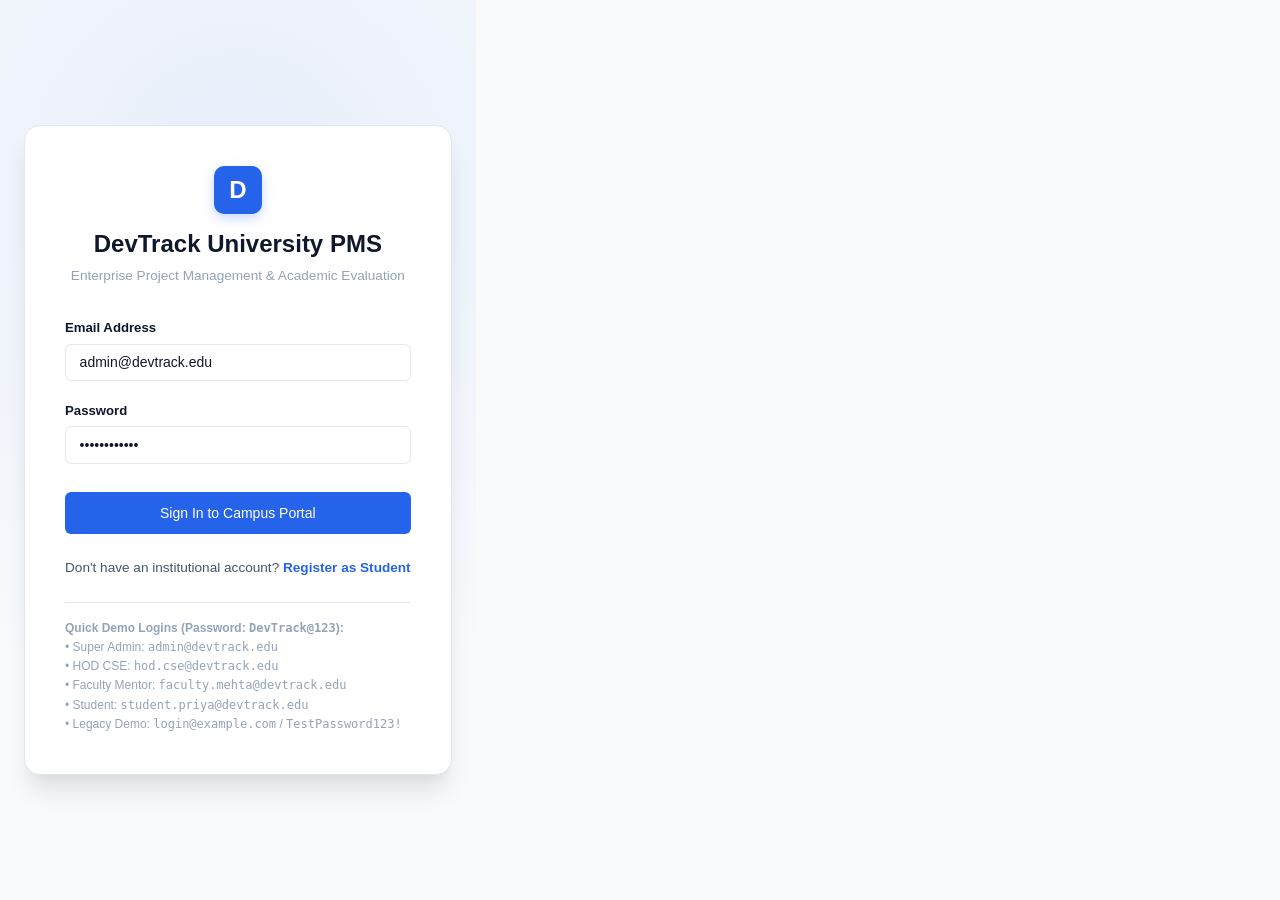
<file: index.html>
<!DOCTYPE html>
<html lang="en">
<head>
  <meta charset="UTF-8">
  <meta name="viewport" content="width=device-width, initial-scale=1.0">
  <meta http-equiv="refresh" content="0; url=frontend/devtrack.html">
  <title>DevTrack — University Project Management System</title>
  <link rel="icon" type="image/svg+xml" href="data:image/svg+xml,<svg xmlns='http://www.w3.org/2000/svg' viewBox='0 0 100 100'><text y='.9em' font-size='90'>🎓</text></svg>">
  <script>
    // Preserve URL hash (e.g. #/dashboard, #/projects, #/kanban) across redirect
    const target = "frontend/devtrack.html" + window.location.hash;
    window.location.replace(target);
  </script>
</head>
<body style="font-family: system-ui, -apple-system, sans-serif; display: flex; align-items: center; justify-content: center; height: 100vh; margin: 0; background-color: #f8fafc; color: #334155;">
  <div style="text-align: center; padding: 2rem;">
    <div style="font-size: 2.5rem; margin-bottom: 0.5rem;">🎓</div>
    <h2 style="margin: 0.5rem 0; color: #0f172a;">DevTrack University PMS</h2>
    <p style="color: #64748b;">Loading application...</p>
    <p>If you are not redirected automatically, <a href="frontend/devtrack.html" style="color: #4f46e5; font-weight: 600;">click here to open DevTrack</a>.</p>
  </div>
</body>
</html>
</file>
<file: frontend/css/theme.css>
/* ==========================================================================
   DevTrack — University Project Management System: Theme & Design Tokens
   ========================================================================== */

:root {
  /* Color Palette - Light Theme */
  --bg-primary: #f8fafc;
  --bg-surface: #ffffff;
  --bg-surface-hover: #f1f5f9;
  --bg-card: #ffffff;
  --border-color: #e2e8f0;
  --border-subtle: #edf2f7;

  --text-primary: #0f172a;
  --text-secondary: #475569;
  --text-muted: #94a3b8;
  --text-inverse: #ffffff;

  /* Brand Colors */
  --primary: #2563eb;
  --primary-hover: #1d4ed8;
  --primary-light: #eff6ff;
  --primary-glow: rgba(37, 99, 235, 0.15);

  --secondary: #6366f1;
  --secondary-hover: #4f46e5;

  /* Status Colors */
  --success: #10b981;
  --success-bg: #ecfdf5;
  --success-text: #065f46;

  --warning: #f59e0b;
  --warning-bg: #fffbeb;
  --warning-text: #92400e;

  --danger: #ef4444;
  --danger-bg: #fef2f2;
  --danger-text: #991b1b;

  --info: #0284c7;
  --info-bg: #f0f9ff;
  --info-text: #075985;

  /* UI Tokens */
  --radius-sm: 6px;
  --radius-md: 10px;
  --radius-lg: 16px;
  --radius-full: 9999px;

  --shadow-sm: 0 1px 2px 0 rgba(0, 0, 0, 0.05);
  --shadow-md: 0 4px 6px -1px rgba(0, 0, 0, 0.07), 0 2px 4px -2px rgba(0, 0, 0, 0.05);
  --shadow-lg: 0 10px 15px -3px rgba(0, 0, 0, 0.08), 0 4px 6px -4px rgba(0, 0, 0, 0.04);
  --shadow-xl: 0 20px 25px -5px rgba(0, 0, 0, 0.1), 0 8px 10px -6px rgba(0, 0, 0, 0.05);

  --header-height: 64px;
  --sidebar-width: 260px;
  --transition: all 0.2s cubic-bezier(0.4, 0, 0.2, 1);
}

/* Dark Theme Overrides */
[data-theme="dark"] {
  --bg-primary: #0b0f19;
  --bg-surface: #111827;
  --bg-surface-hover: #1f2937;
  --bg-card: #131b2e;
  --border-color: #1f293d;
  --border-subtle: #172033;

  --text-primary: #f8fafc;
  --text-secondary: #94a3b8;
  --text-muted: #64748b;
  --text-inverse: #ffffff;

  --primary: #3b82f6;
  --primary-hover: #60a5fa;
  --primary-light: rgba(59, 130, 246, 0.12);
  --primary-glow: rgba(59, 130, 246, 0.25);

  --success-bg: rgba(16, 185, 129, 0.12);
  --success-text: #34d399;

  --warning-bg: rgba(245, 158, 11, 0.12);
  --warning-text: #fbbf24;

  --danger-bg: rgba(239, 68, 68, 0.12);
  --danger-text: #f87171;

  --info-bg: rgba(2, 132, 199, 0.12);
  --info-text: #38bdf8;

  --shadow-sm: 0 1px 2px 0 rgba(0, 0, 0, 0.3);
  --shadow-md: 0 4px 6px -1px rgba(0, 0, 0, 0.35);
  --shadow-lg: 0 10px 15px -3px rgba(0, 0, 0, 0.45);
  --shadow-xl: 0 20px 25px -5px rgba(0, 0, 0, 0.55);
}
</file>
<file: frontend/css/styles.css>
/* ==========================================================================
   DevTrack — University Project Management System: Core Stylesheet
   ========================================================================== */

* {
  margin: 0;
  padding: 0;
  box-sizing: border-box;
}

body {
  font-family: -apple-system, BlinkMacSystemFont, "Segoe UI", Roboto, Oxygen, Ubuntu, Cantarell, "Helvetica Neue", sans-serif;
  background-color: var(--bg-primary);
  color: var(--text-primary);
  line-height: 1.5;
  -webkit-font-smoothing: antialiased;
  min-height: 100vh;
  display: flex;
  flex-direction: column;
}

a {
  color: var(--primary);
  text-decoration: none;
  transition: var(--transition);
}

a:hover {
  color: var(--primary-hover);
}

/* --------------------------------------------------------------------------
   App Layout
   -------------------------------------------------------------------------- */
#app {
  display: flex;
  min-height: 100vh;
  width: 100%;
}

/* Sidebar & Sliding Drawer (Slidebar) */
.sidebar {
  width: var(--sidebar-width);
  background-color: var(--bg-surface);
  border-right: 1px solid var(--border-color);
  display: flex;
  flex-direction: column;
  position: fixed;
  top: 0;
  bottom: 0;
  left: 0;
  z-index: 50;
  transition: transform 0.3s cubic-bezier(0.4, 0, 0.2, 1), margin-left 0.3s cubic-bezier(0.4, 0, 0.2, 1);
}

/* Sliding / Collapsed state */
body.sidebar-collapsed .sidebar {
  transform: translateX(-100%);
}

body.sidebar-collapsed .main-wrapper {
  margin-left: 0;
}

.sidebar-header {
  padding: 1.1rem 1.25rem 0.85rem;
  display: flex;
  align-items: center;
  justify-content: space-between;
  border-bottom: 1px solid var(--border-color);
  flex-shrink: 0;
}

.brand-info {
  display: flex;
  align-items: center;
  gap: 0.85rem;
}

.brand-icon {
  width: 40px;
  height: 40px;
  background: #2563eb;
  color: #fff;
  border-radius: 10px;
  display: flex;
  align-items: center;
  justify-content: center;
  font-weight: 800;
  font-size: 1.35rem;
  box-shadow: 0 4px 12px rgba(37, 99, 235, 0.25);
  flex-shrink: 0;
}

.brand-text {
  display: flex;
  flex-direction: column;
  gap: 0.15rem;
}

.brand-title {
  font-size: 1.2rem;
  font-weight: 800;
  letter-spacing: -0.02em;
  color: var(--text-primary);
  line-height: 1.1;
}

.brand-badge {
  font-size: 0.65rem;
  padding: 2px 7px;
  background-color: rgba(37, 99, 235, 0.1);
  color: #2563eb;
  border-radius: var(--radius-full);
  font-weight: 700;
  text-transform: uppercase;
  letter-spacing: 0.05em;
  align-self: flex-start;
}

.sidebar-close-btn {
  background: none;
  border: 1px solid transparent;
  color: var(--text-muted);
  width: 30px;
  height: 30px;
  border-radius: var(--radius-sm);
  display: flex;
  align-items: center;
  justify-content: center;
  font-size: 0.85rem;
  cursor: pointer;
  transition: var(--transition);
}

.sidebar-close-btn:hover {
  background-color: var(--bg-surface-hover);
  color: var(--text-primary);
  border-color: var(--border-color);
}

.sidebar-nav {
  flex: 1;
  padding: 0.65rem 0.75rem 1.5rem;
  overflow-y: auto;
  display: flex;
  flex-direction: column;
  gap: 0.2rem;
  scrollbar-width: thin;
  scrollbar-color: var(--border-color) transparent;
}

.sidebar-nav::-webkit-scrollbar {
  width: 5px;
}

.sidebar-nav::-webkit-scrollbar-thumb {
  background: var(--border-color);
  border-radius: var(--radius-full);
}

.nav-section-title {
  font-size: 0.7rem;
  text-transform: uppercase;
  letter-spacing: 0.06em;
  color: #94a3b8;
  font-weight: 700;
  padding: 0.85rem 0.75rem 0.25rem;
}

.nav-item {
  display: flex;
  align-items: center;
  gap: 0.8rem;
  padding: 0.55rem 0.75rem;
  border-radius: 8px;
  color: var(--text-secondary);
  font-weight: 500;
  font-size: 0.9rem;
  cursor: pointer;
  transition: var(--transition);
}

.nav-item:hover {
  background-color: var(--bg-surface-hover);
  color: var(--text-primary);
}

.nav-item.active {
  background-color: rgba(37, 99, 235, 0.08);
  color: #2563eb;
  font-weight: 600;
}

.nav-item .icon {
  font-size: 1.15rem;
  width: 22px;
  display: flex;
  align-items: center;
  justify-content: center;
  flex-shrink: 0;
}

.sidebar-footer {
  padding: 1rem 1.25rem;
  border-top: 1px solid var(--border-color);
  background-color: var(--bg-surface);
}

.user-mini-card {
  display: flex;
  align-items: center;
  gap: 0.75rem;
}

.user-avatar {
  width: 38px;
  height: 38px;
  border-radius: var(--radius-full);
  background: linear-gradient(135deg, #4f46e5, #06b6d4);
  color: #fff;
  display: flex;
  align-items: center;
  justify-content: center;
  font-weight: 600;
  font-size: 0.9rem;
  flex-shrink: 0;
}

.user-info {
  flex: 1;
  min-width: 0;
}

.user-name {
  font-size: 0.85rem;
  font-weight: 600;
  color: var(--text-primary);
  white-space: nowrap;
  overflow: hidden;
  text-overflow: ellipsis;
}

.user-role-badge {
  display: inline-block;
  font-size: 0.7rem;
  color: var(--text-muted);
  text-transform: capitalize;
}

/* Main Content Area */
.main-wrapper {
  flex: 1;
  margin-left: var(--sidebar-width);
  display: flex;
  flex-direction: column;
  min-width: 0;
  transition: margin-left 0.3s cubic-bezier(0.4, 0, 0.2, 1);
}

/* Top Navbar */
.topbar {
  height: var(--header-height);
  background-color: var(--bg-surface);
  border-bottom: 1px solid var(--border-color);
  display: flex;
  align-items: center;
  justify-content: space-between;
  padding: 0 1.5rem;
  position: sticky;
  top: 0;
  z-index: 30;
  gap: 1rem;
}

.topbar-left {
  display: flex;
  align-items: center;
  gap: 0.85rem;
  flex-shrink: 0;
}

.slidebar-toggle-btn {
  display: flex;
  align-items: center;
  justify-content: center;
  width: 36px;
  height: 36px;
  background-color: var(--bg-surface);
  border: 1px solid var(--border-color);
  border-radius: var(--radius-md);
  color: var(--text-primary);
  font-size: 1.15rem;
  cursor: pointer;
  transition: var(--transition);
}

.slidebar-toggle-btn:hover {
  background-color: var(--bg-surface-hover);
  border-color: var(--primary);
  color: var(--primary);
}

.university-banner {
  display: flex;
  align-items: center;
  gap: 0.5rem;
  font-weight: 600;
  font-size: 0.85rem;
  color: var(--text-secondary);
  white-space: nowrap;
}

/* Sub-Navigation Bar Below Topbar */
.sub-navbar {
  background-color: var(--bg-surface);
  border-bottom: 1px solid var(--border-color);
  padding: 0 1.5rem;
  position: sticky;
  top: var(--header-height);
  z-index: 25;
  box-shadow: 0 1px 3px rgba(0, 0, 0, 0.03);
}

.sub-nav-container {
  display: flex;
  align-items: center;
  gap: 0.35rem;
  overflow-x: auto;
  scrollbar-width: none;
  padding: 0.45rem 0;
}

.sub-nav-container::-webkit-scrollbar {
  display: none;
}

.sub-nav-item {
  display: flex;
  align-items: center;
  gap: 0.45rem;
  padding: 0.4rem 0.85rem;
  border-radius: var(--radius-full);
  border: 1px solid transparent;
  background: none;
  color: var(--text-secondary);
  font-size: 0.825rem;
  font-weight: 500;
  cursor: pointer;
  white-space: nowrap;
  transition: var(--transition);
}

.sub-nav-item:hover {
  background-color: var(--bg-surface-hover);
  color: var(--text-primary);
  border-color: var(--border-color);
}

.sub-nav-item.active {
  background-color: rgba(37, 99, 235, 0.1);
  color: #2563eb;
  font-weight: 600;
  border-color: rgba(37, 99, 235, 0.25);
  box-shadow: 0 1px 2px rgba(37, 99, 235, 0.1);
}

.sub-nav-item .icon {
  font-size: 0.95rem;
}

.topbar-right {
  display: flex;
  align-items: center;
  gap: 0.85rem;
}

.topbar-user-profile {
  display: flex;
  align-items: center;
  gap: 0.65rem;
  padding: 0.35rem 0.85rem 0.35rem 0.45rem;
  border-radius: var(--radius-full);
  background-color: var(--bg-surface-hover);
  border: 1px solid var(--border-color);
  cursor: pointer;
  transition: var(--transition);
}

.topbar-user-profile:hover {
  background-color: var(--primary-light);
  border-color: var(--primary);
}

.topbar-user-avatar {
  width: 34px;
  height: 34px;
  border-radius: var(--radius-full);
  background: linear-gradient(135deg, #3b82f6, #2563eb);
  color: #ffffff;
  display: flex;
  align-items: center;
  justify-content: center;
  font-weight: 700;
  font-size: 0.85rem;
  box-shadow: 0 2px 6px rgba(37, 99, 235, 0.3);
  flex-shrink: 0;
}

.topbar-user-details {
  display: flex;
  flex-direction: column;
  line-height: 1.15;
  text-align: left;
}

.topbar-user-name {
  font-size: 0.825rem;
  font-weight: 700;
  color: var(--text-primary);
  white-space: nowrap;
}

.topbar-user-role {
  font-size: 0.65rem;
  font-weight: 600;
  color: var(--primary);
  letter-spacing: 0.04em;
  text-transform: uppercase;
}

.icon-btn {
  width: 38px;
  height: 38px;
  border-radius: var(--radius-full);
  border: 1px solid var(--border-color);
  background-color: var(--bg-surface);
  color: var(--text-secondary);
  display: flex;
  align-items: center;
  justify-content: center;
  cursor: pointer;
  position: relative;
  transition: var(--transition);
}

.icon-btn:hover {
  background-color: var(--bg-surface-hover);
  color: var(--text-primary);
}

.badge-dot {
  position: absolute;
  top: 8px;
  right: 8px;
  width: 8px;
  height: 8px;
  border-radius: var(--radius-full);
  background-color: var(--danger);
  border: 2px solid var(--bg-surface);
}

/* Content Container */
.content-container {
  flex: 1;
  padding: 2rem;
  max-width: 1400px;
  width: 100%;
  margin: 0 auto;
}

/* --------------------------------------------------------------------------
   UI Components
   -------------------------------------------------------------------------- */

/* Page Header */
.page-header {
  display: flex;
  justify-content: space-between;
  align-items: center;
  margin-bottom: 1.75rem;
  flex-wrap: wrap;
  gap: 1rem;
}

.page-title {
  font-size: 1.5rem;
  font-weight: 700;
  letter-spacing: -0.02em;
  color: var(--text-primary);
}

.page-subtitle {
  font-size: 0.85rem;
  color: var(--text-muted);
  margin-top: 0.2rem;
}

/* Buttons */
.btn {
  display: inline-flex;
  align-items: center;
  justify-content: center;
  gap: 0.5rem;
  padding: 0.55rem 1.15rem;
  border-radius: var(--radius-sm);
  font-size: 0.875rem;
  font-weight: 500;
  border: 1px solid transparent;
  cursor: pointer;
  transition: var(--transition);
}

.btn-primary {
  background-color: var(--primary);
  color: #fff;
}

.btn-primary:hover {
  background-color: var(--primary-hover);
  color: #fff;
  box-shadow: 0 4px 12px var(--primary-glow);
}

.btn-secondary {
  background-color: var(--bg-surface);
  border-color: var(--border-color);
  color: var(--text-primary);
}

.btn-secondary:hover {
  background-color: var(--bg-surface-hover);
}

.btn-danger {
  background-color: var(--danger);
  color: #fff;
}

.btn-danger:hover {
  background-color: #dc2626;
}

.btn-sm {
  padding: 0.35rem 0.75rem;
  font-size: 0.775rem;
}

/* Cards & Metric Cards */
.card {
  background-color: var(--bg-card);
  border: 1px solid var(--border-color);
  border-radius: var(--radius-md);
  padding: 1.5rem;
  box-shadow: var(--shadow-sm);
  transition: var(--transition);
}

.card:hover {
  box-shadow: var(--shadow-md);
}

.grid-metrics {
  display: grid;
  grid-template-columns: repeat(auto-fit, minmax(220px, 1fr));
  gap: 1.25rem;
  margin-bottom: 2rem;
}

.metric-card {
  background-color: var(--bg-card);
  border: 1px solid var(--border-color);
  border-radius: var(--radius-md);
  padding: 1.25rem 1.5rem;
  display: flex;
  align-items: center;
  gap: 1.25rem;
  box-shadow: var(--shadow-sm);
}

.metric-icon {
  width: 48px;
  height: 48px;
  border-radius: var(--radius-md);
  display: flex;
  align-items: center;
  justify-content: center;
  font-size: 1.4rem;
  background-color: var(--primary-light);
  color: var(--primary);
}

.metric-info h3 {
  font-size: 1.65rem;
  font-weight: 700;
  color: var(--text-primary);
  line-height: 1.2;
}

.metric-info p {
  font-size: 0.8rem;
  font-weight: 500;
  color: var(--text-muted);
  text-transform: uppercase;
  letter-spacing: 0.04em;
}

/* Status Badges */
.badge {
  display: inline-flex;
  align-items: center;
  gap: 0.35rem;
  padding: 0.25rem 0.65rem;
  border-radius: var(--radius-full);
  font-size: 0.75rem;
  font-weight: 600;
  text-transform: capitalize;
}

.badge-success { background-color: var(--success-bg); color: var(--success-text); }
.badge-warning { background-color: var(--warning-bg); color: var(--warning-text); }
.badge-danger { background-color: var(--danger-bg); color: var(--danger-text); }
.badge-info { background-color: var(--info-bg); color: var(--info-text); }
.badge-neutral { background-color: var(--bg-surface-hover); color: var(--text-secondary); }
.badge-purple { background-color: rgba(139, 92, 246, 0.12); color: #8b5cf6; }
.badge-teal { background-color: rgba(6, 182, 212, 0.12); color: #0891b2; }

/* Backlog & Kanban Interaction Enhancements */
.backlog-item-row:hover {
  background-color: var(--bg-surface-hover) !important;
  border-color: #3b82f6 !important;
  transform: translateX(2px);
}

.topbar-search-input:focus {
  border-color: #2563eb !important;
  box-shadow: 0 0 0 3px rgba(37, 99, 235, 0.15) !important;
  background-color: var(--bg-card) !important;
}

/* Tables */
.table-responsive {
  width: 100%;
  overflow-x: auto;
  border-radius: var(--radius-md);
  border: 1px solid var(--border-color);
  background-color: var(--bg-card);
}

.data-table {
  width: 100%;
  border-collapse: collapse;
  text-align: left;
  font-size: 0.875rem;
}

.data-table th {
  background-color: var(--bg-surface-hover);
  color: var(--text-secondary);
  font-weight: 600;
  padding: 0.85rem 1rem;
  border-bottom: 1px solid var(--border-color);
  text-transform: uppercase;
  font-size: 0.725rem;
  letter-spacing: 0.05em;
}

.data-table td {
  padding: 0.9rem 1rem;
  border-bottom: 1px solid var(--border-color);
  color: var(--text-primary);
}

.data-table tr:last-child td {
  border-bottom: none;
}

.data-table tr:hover {
  background-color: var(--bg-surface-hover);
}

/* Search and Filters Bar */
.filter-bar {
  display: flex;
  align-items: center;
  justify-content: space-between;
  gap: 1rem;
  margin-bottom: 1.25rem;
  flex-wrap: wrap;
}

.search-input-wrap {
  position: relative;
  flex: 1;
  max-width: 340px;
}

.search-input-wrap input {
  width: 100%;
  padding: 0.55rem 0.85rem 0.55rem 2.25rem;
  border-radius: var(--radius-sm);
  border: 1px solid var(--border-color);
  background-color: var(--bg-card);
  color: var(--text-primary);
  font-size: 0.85rem;
}

.search-input-wrap .search-icon {
  position: absolute;
  left: 0.75rem;
  top: 50%;
  transform: translateY(-50%);
  color: var(--text-muted);
}

.filter-controls {
  display: flex;
  align-items: center;
  gap: 0.75rem;
}

.select-input {
  padding: 0.55rem 0.85rem;
  border-radius: var(--radius-sm);
  border: 1px solid var(--border-color);
  background-color: var(--bg-card);
  color: var(--text-primary);
  font-size: 0.85rem;
  cursor: pointer;
}

/* Forms */
.form-group {
  margin-bottom: 1.25rem;
}

.form-label {
  display: block;
  font-size: 0.825rem;
  font-weight: 600;
  color: var(--text-primary);
  margin-bottom: 0.35rem;
}

.form-control {
  width: 100%;
  padding: 0.6rem 0.85rem;
  border-radius: var(--radius-sm);
  border: 1px solid var(--border-color);
  background-color: var(--bg-card);
  color: var(--text-primary);
  font-size: 0.875rem;
  transition: var(--transition);
}

.form-control:focus {
  outline: none;
  border-color: var(--primary);
  box-shadow: 0 0 0 3px var(--primary-glow);
}

/* --------------------------------------------------------------------------
   Kanban Board Styles
   -------------------------------------------------------------------------- */
.kanban-board {
  display: grid;
  grid-template-columns: repeat(auto-fit, minmax(280px, 1fr));
  gap: 1.25rem;
  overflow-x: auto;
  padding-bottom: 1rem;
}

.kanban-column {
  background-color: var(--bg-surface-hover);
  border: 1px solid var(--border-color);
  border-radius: var(--radius-md);
  padding: 1rem;
  display: flex;
  flex-direction: column;
  min-height: 450px;
}

.kanban-header {
  display: flex;
  align-items: center;
  justify-content: space-between;
  margin-bottom: 1rem;
  font-weight: 600;
  font-size: 0.9rem;
}

.kanban-count {
  background-color: var(--border-color);
  color: var(--text-secondary);
  font-size: 0.75rem;
  padding: 2px 7px;
  border-radius: var(--radius-full);
}

.kanban-cards {
  flex: 1;
  display: flex;
  flex-direction: column;
  gap: 0.75rem;
}

.kanban-card {
  background-color: var(--bg-card);
  border: 1px solid var(--border-color);
  border-radius: var(--radius-sm);
  padding: 0.85rem;
  box-shadow: var(--shadow-sm);
  cursor: grab;
  transition: var(--transition);
}

.kanban-card:hover {
  transform: translateY(-2px);
  box-shadow: var(--shadow-md);
  border-color: var(--primary);
}

.kanban-card-title {
  font-size: 0.875rem;
  font-weight: 600;
  margin-bottom: 0.4rem;
  color: var(--text-primary);
}

.kanban-card-meta {
  display: flex;
  align-items: center;
  justify-content: space-between;
  margin-top: 0.65rem;
  font-size: 0.75rem;
  color: var(--text-muted);
}

/* --------------------------------------------------------------------------
   Modal Dialogs & Toasts
   -------------------------------------------------------------------------- */
.modal-overlay {
  position: fixed;
  inset: 0;
  background-color: rgba(0, 0, 0, 0.55);
  display: none;
  align-items: center;
  justify-content: center;
  z-index: 50;
  backdrop-filter: blur(4px);
  padding: 1.5rem;
}

.modal-overlay.active {
  display: flex;
}

.modal {
  background-color: var(--bg-card);
  border: 1px solid var(--border-color);
  border-radius: var(--radius-lg);
  width: 100%;
  max-width: 580px;
  max-height: 90vh;
  overflow-y: auto;
  box-shadow: var(--shadow-xl);
  display: flex;
  flex-direction: column;
}

.modal-header {
  padding: 1.25rem 1.5rem;
  border-bottom: 1px solid var(--border-color);
  display: flex;
  align-items: center;
  justify-content: space-between;
}

.modal-title {
  font-size: 1.15rem;
  font-weight: 700;
  color: var(--text-primary);
}

.modal-close {
  background: none;
  border: none;
  font-size: 1.4rem;
  color: var(--text-muted);
  cursor: pointer;
}

.modal-body {
  padding: 1.5rem;
}

.modal-footer {
  padding: 1rem 1.5rem;
  border-top: 1px solid var(--border-color);
  display: flex;
  align-items: center;
  justify-content: flex-end;
  gap: 0.75rem;
}

/* Toast Container */
#toast-container {
  position: fixed;
  bottom: 1.5rem;
  right: 1.5rem;
  z-index: 60;
  display: flex;
  flex-direction: column;
  gap: 0.65rem;
}

.toast {
  background-color: var(--bg-card);
  border: 1px solid var(--border-color);
  border-radius: var(--radius-md);
  padding: 0.85rem 1.25rem;
  box-shadow: var(--shadow-lg);
  display: flex;
  align-items: center;
  gap: 0.75rem;
  font-size: 0.875rem;
  font-weight: 500;
  min-width: 280px;
  animation: slideIn 0.25s ease-out;
}

.toast-success { border-left: 4px solid var(--success); }
.toast-error { border-left: 4px solid var(--danger); }
.toast-info { border-left: 4px solid var(--info); }
.toast-warning { border-left: 4px solid var(--warning); }

@keyframes slideIn {
  from { transform: translateX(100%); opacity: 0; }
  to { transform: translateX(0); opacity: 1; }
}

/* Auth Screens */
.auth-wrapper {
  min-height: 100vh;
  display: flex;
  align-items: center;
  justify-content: center;
  background: radial-gradient(circle at 50% 20%, rgba(37, 99, 235, 0.08), transparent 70%), var(--bg-primary);
  padding: 1.5rem;
}

.auth-card {
  background-color: var(--bg-card);
  border: 1px solid var(--border-color);
  border-radius: var(--radius-lg);
  padding: 2.5rem;
  width: 100%;
  max-width: 440px;
  box-shadow: var(--shadow-xl);
}

.auth-header {
  text-align: center;
  margin-bottom: 2rem;
}

.auth-logo {
  display: inline-flex;
  margin-bottom: 1rem;
}

/* Tabs */
.tabs {
  display: flex;
  gap: 0.5rem;
  border-bottom: 1px solid var(--border-color);
  margin-bottom: 1.5rem;
}

.tab-btn {
  padding: 0.65rem 1.15rem;
  background: none;
  border: none;
  border-bottom: 2px solid transparent;
  color: var(--text-secondary);
  font-weight: 500;
  font-size: 0.875rem;
  cursor: pointer;
  transition: var(--transition);
}

.tab-btn:hover {
  color: var(--text-primary);
}

.tab-btn.active {
  border-color: var(--primary);
  color: var(--primary);
  font-weight: 600;
}

/* Responsive adjustments */
@media (max-width: 1080px) {
  .univ-title {
    display: none;
  }
}

@media (max-width: 900px) {
  .sidebar {
    transform: translateX(-100%);
  }
  body.sidebar-open .sidebar {
    transform: translateX(0);
    box-shadow: var(--shadow-xl);
  }
  .main-wrapper {
    margin-left: 0 !important;
  }
  .top-nav-menu {
    display: none;
  }
}
</file>
